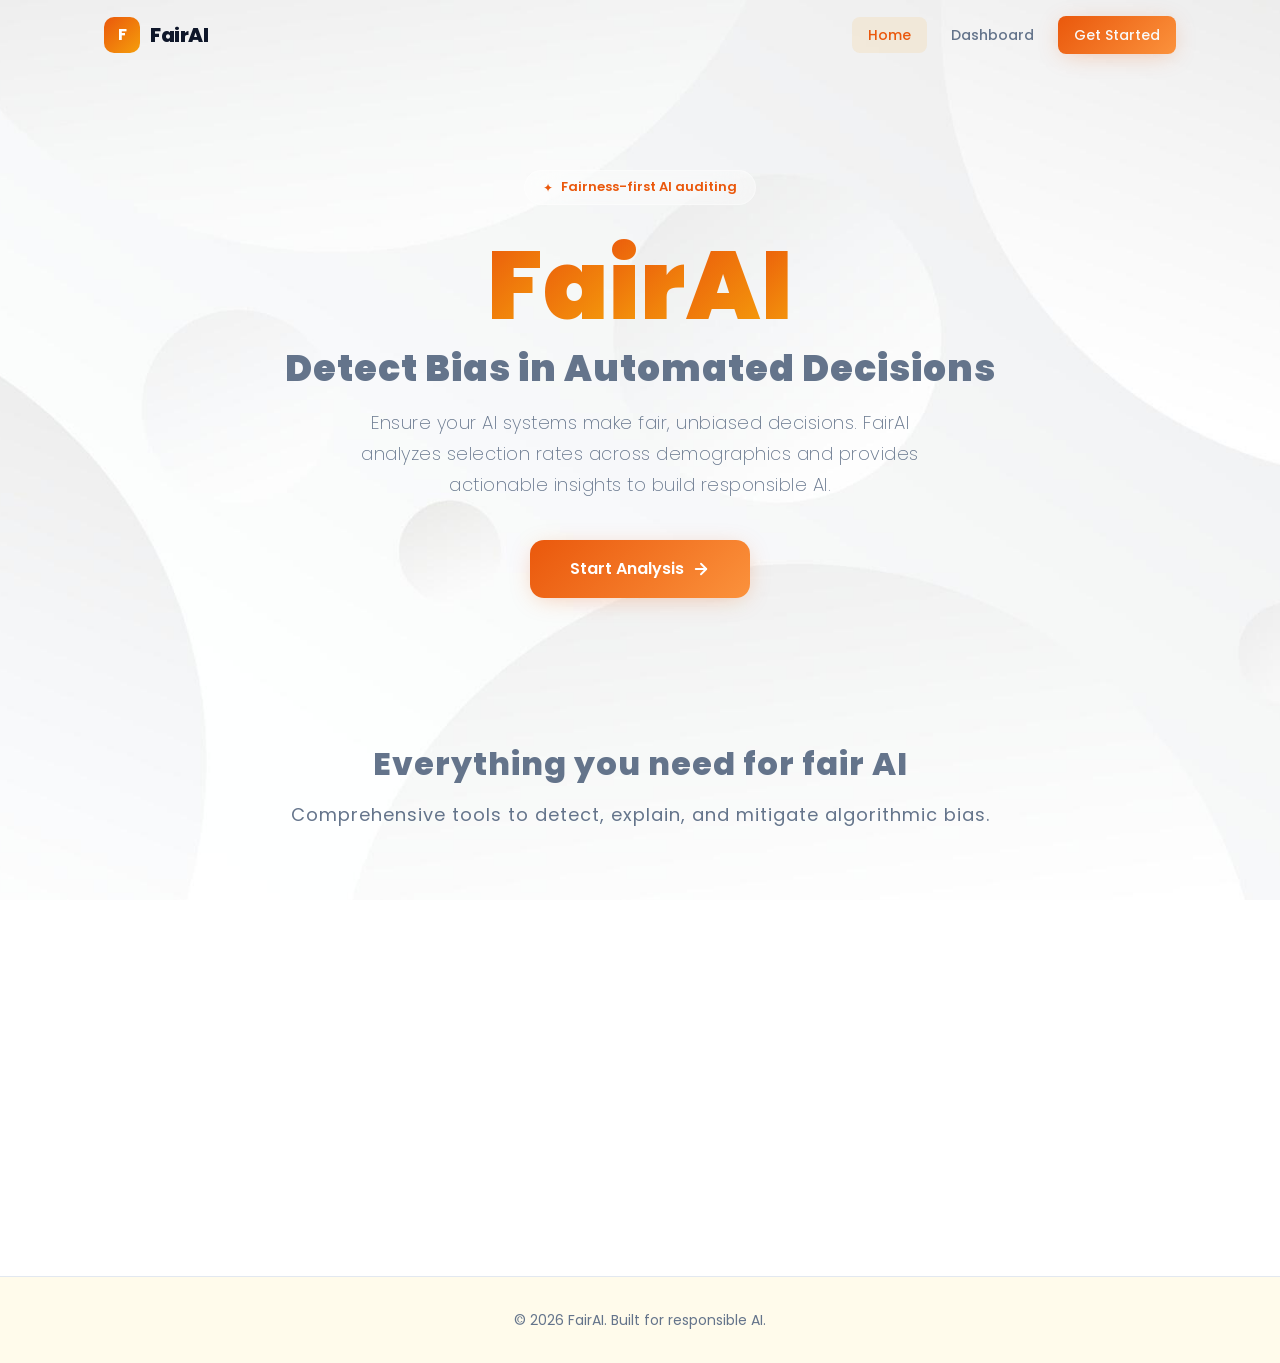
<file: frontend/index.html>
<!DOCTYPE html>
<html lang="en">
<head>
  <meta charset="UTF-8" />
  <meta name="viewport" content="width=device-width, initial-scale=1.0" />
  <title>FairAI – Detect Bias in Automated Decisions</title>
  <meta name="description" content="FairAI helps you detect and mitigate bias in AI-driven automated decision systems." />

  <link rel="stylesheet" href="./css/main/main.css" />
  <link rel="stylesheet" href="./css/components/navbar.css" />
  <link rel="stylesheet" href="./css/components/home/home.css" />

</head>
<body>

  <!-- Navbar -->
  <nav class="navbar" id="navbar">
    <div class="container">
      <a href="index.html" class="logo">
        <div class="logo-icon">F</div>
        FairAI
      </a>
      <ul class="nav-links">
        <li><a href="index.html" class="active">Home</a></li>
        <li><a href="dashboard.html">Dashboard</a></li>
        <li><a href="dashboard.html" class="btn-primary dashboard-btn" style="color: var(--text-contrast);">Get Started</a></li>
      </ul>
    </div>
  </nav>
    
  <!-- Hero -->
  <section class="hero">
    <div class="container">
      <div class="hero-badge glass animate-fade-up">Fairness-first AI auditing</div>
      <div class="main-head animate-fade-up delay-1">
        <h1 class="gradient-text" id="main-name">FairAI</h1><br>
        <span>Detect Bias in Automated Decisions</span>
      </div>
      <p class="animate-fade-up delay-2">
        Ensure your AI systems make fair, unbiased decisions. FairAI analyzes selection rates across demographics and provides actionable insights to build responsible AI.
      </p>
      <a href="dashboard.html" class="btn-primary animate-fade-up delay-3">
        Start Analysis
        <svg width="18" height="18" fill="none" stroke="currentColor" stroke-width="2.5" stroke-linecap="round" stroke-linejoin="round" viewBox="0 0 24 24"><path d="M5 12h14"/><path d="m12 5 7 7-7 7"/></svg>
      </a>
    </div>
  </section>

  <!-- Features -->
  <section class="features">
    <div class="container">
      <div class="features-header animate-fade-up">
        <h2>Everything you need for fair AI</h2>
        <p>Comprehensive tools to detect, explain, and mitigate algorithmic bias.</p>
      </div>
      <div class="features-grid">
        <div class="feature-card card" id="card-1">
          <div class="img-wrapper">
            <img src="./assests/detection.png" width="52px" height="52px" class="feature-icon">
          </div>
          <h3>Bias Detection</h3>
          <p>Automatically identify demographic disparities in AI-driven decisions with statistical rigor and precision.</p>
        </div>
        <div class="feature-card card" id="card-2">
          <div class="img-wrapper">
            <img src="./assests/brain.png" width="52px" height="52px" class="feature-icon">
          </div>
          <h3>AI Explanation</h3>
          <p>Get clear, human-readable explanations of why bias exists and exactly where it originates in your data.</p>
        </div>
        <div class="feature-card card" id="card-3">
          <div class="img-wrapper">
            <img src="./assests/idea.png" width="52px" height="52px" class="feature-icon">
          </div>
          <h3>Smart Suggestions</h3>
          <p>Receive actionable recommendations to mitigate detected biases and continuously improve fairness.</p>
        </div>
      </div>
    </div>
  </section>

  <!-- Footer -->
  <footer class="footer">
    <div class="container">
      © 2026 FairAI. Built for responsible AI.
    </div>
  </footer>

  <script src="js/main.js"></script>
</body>
</html>
</file>
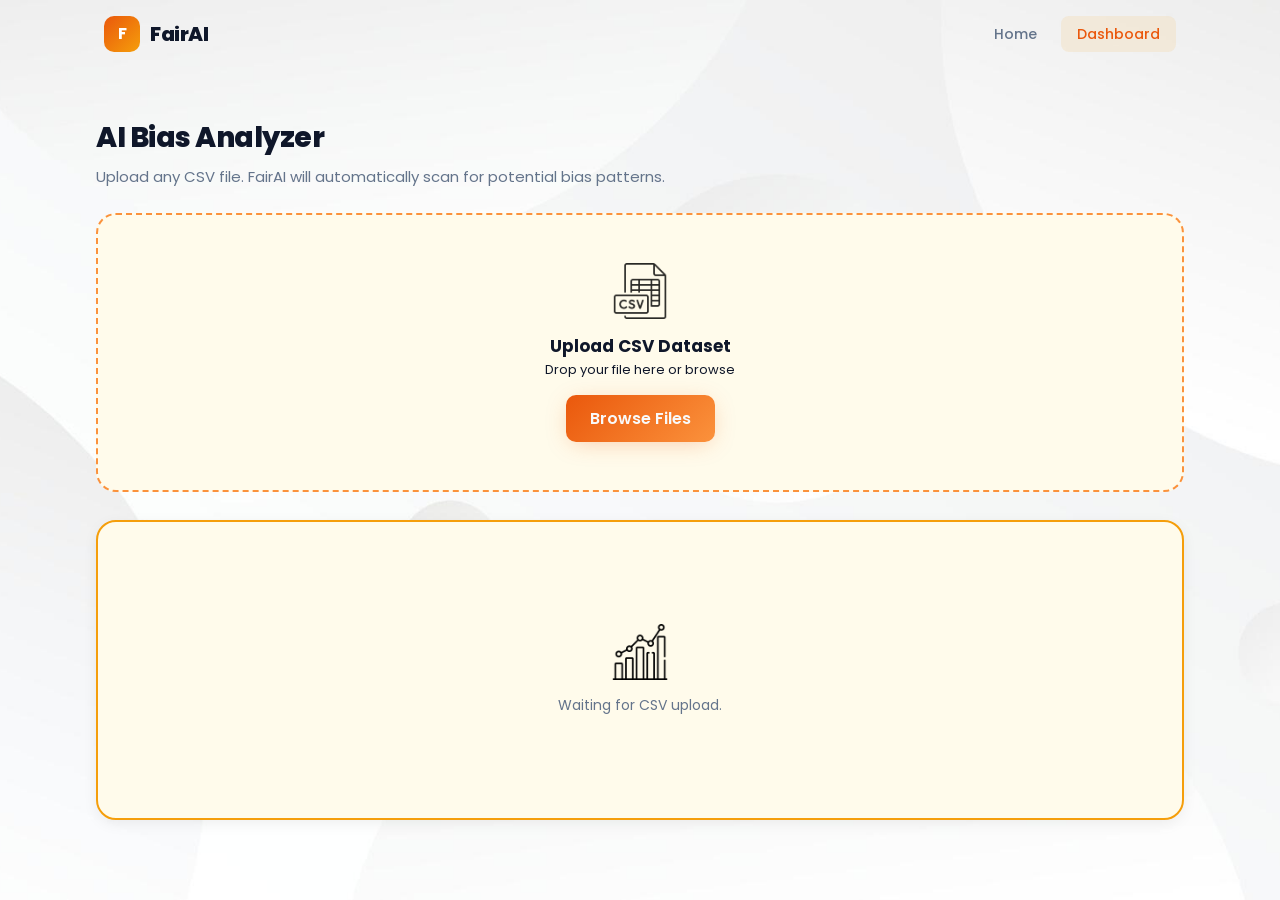
<file: frontend/dashboard.html>
<!DOCTYPE html>
<html lang="en">
<head>
  <meta charset="UTF-8" />
  <meta name="viewport" content="width=device-width, initial-scale=1.0" />
  <title>Dashboard - FairAI</title>

  <link rel="stylesheet" href="./css/main/main.css" />
  <link rel="stylesheet" href="./css/components/navbar.css" />
  <link rel="stylesheet" href="./css/components/dashboard/dashboard.css" />
</head>
<body>
  <nav class="navbar">
    <div class="container">
      <a href="index.html" class="logo">
        <div class="logo-icon">F</div>
        FairAI
      </a>
      <ul class="nav-links">
        <li><a href="index.html">Home</a></li>
        <li><a href="dashboard.html" class="active">Dashboard</a></li>
      </ul>
    </div>
  </nav>

  <div class="container dashboard-content">
    <div class="page-header animate-fade-up">
      <h1>AI Bias Analyzer</h1>
      <p>Upload any CSV file. FairAI will automatically scan for potential bias patterns.</p>
    </div>

    <div class="dashboard-flex">
      <div class="upload-zone animate-fade-up delay-1" id="uploadZone">
        <img src="./assests/csv.png" class="upload-icon" alt="CSV" />
        <h3>Upload CSV Dataset</h3>
        <p>Drop your file here or browse</p>

        <div class="cta-buttons">
          <label for="csvInput">Browse Files</label>
          <input type="file" id="csvInput" accept=".csv" />
        </div>
      </div>
    </div>

    <div class="card empty-state animate-fade-up delay-3" id="statusCard">
      <span><img src="./assests/analysis.png" width="56" height="56" alt="Analysis" /></span>
      <p id="statusText">Waiting for CSV upload.</p>
    </div>
  </div>

  <script src="js/upload.js"></script>
  <script src="js/main.js"></script>
  <script>
    const statusText = document.getElementById('statusText');

    window.onCSVFileSelected = async function(file) {
      statusText.textContent = 'Analyzing dataset with AI...';

      try {
        const result = await window.fairaiAPI.analyzeCsvFile(file);
        sessionStorage.setItem('fairai_result', JSON.stringify(result));
        window.location.href = 'result.html';
      } catch (err) {
        statusText.textContent = 'Analysis failed. Check backend/API key and retry.';
        alert(err.message || 'Analysis failed.');
      }
    };
  </script>
</body>
</html>
</file>
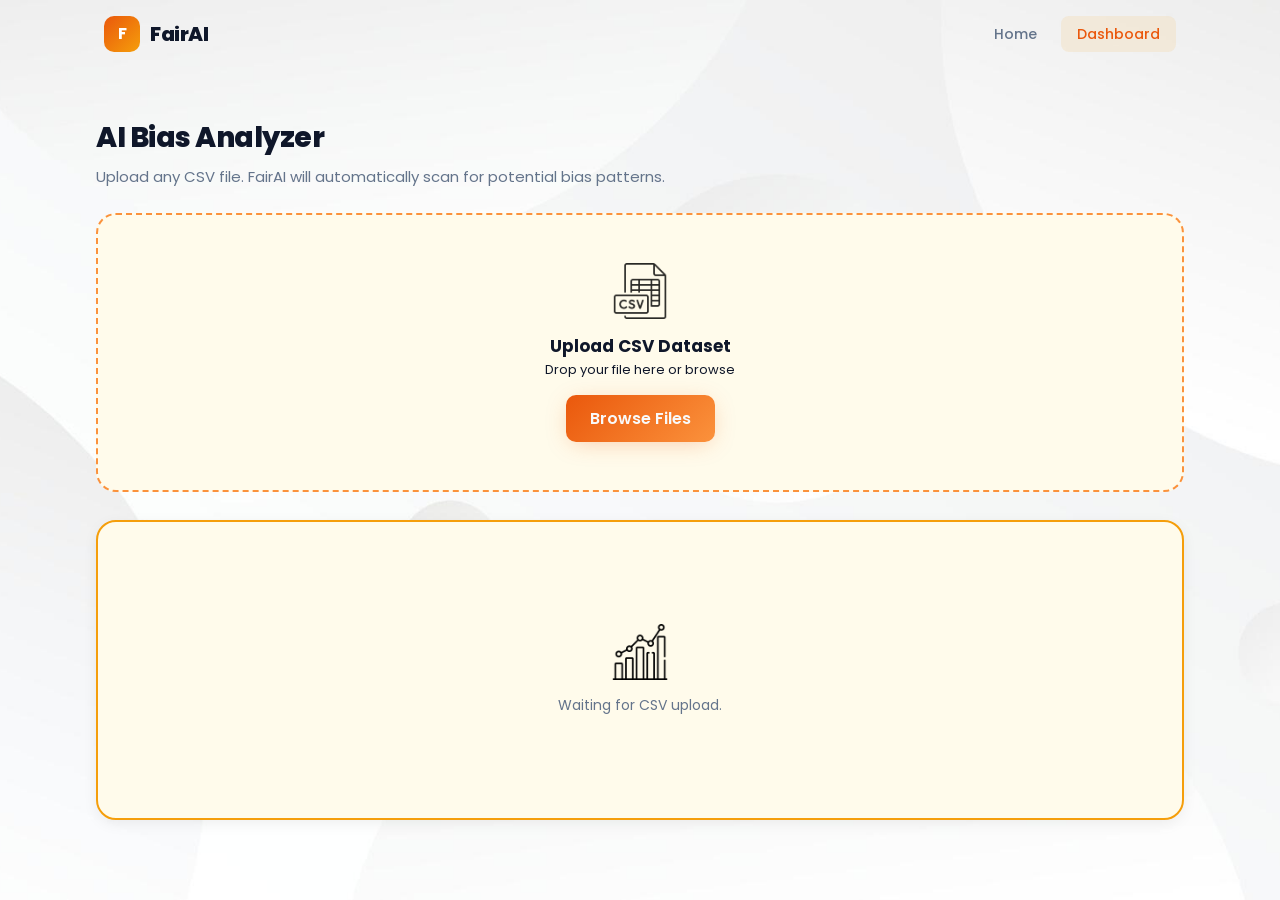
<file: frontend/result.html>
<!DOCTYPE html>
<html lang="en">
<head>
  <meta charset="UTF-8" />
  <meta name="viewport" content="width=device-width, initial-scale=1.0" />
  <title>Results - FairAI</title>

  <link rel="stylesheet" href="./css/main/main.css" />
  <link rel="stylesheet" href="./css/components/navbar.css" />
  <link rel="stylesheet" href="./css/components/result/result.css" />
</head>
<body>
  <nav class="navbar scrolled">
    <div class="container">
      <a href="index.html" class="logo">
        <div class="logo-icon">F</div>
        FairAI
      </a>
      <ul class="nav-links">
        <li><a href="index.html">Home</a></li>
        <li><a href="dashboard.html">Dashboard</a></li>
      </ul>
    </div>
  </nav>

  <div class="container result-content">
    <a href="dashboard.html" class="back-link animate-fade-up">Back to Dashboard</a>

    <div class="page-header animate-fade-up delay-1">
      <h1>AI Bias Analysis</h1>
    </div>

    <div class="card bias-score-card animate-scale-in delay-2">
      <div class="score-label">Bias Score</div>
      <div class="score-value" id="scoreValue">-</div>
      <div class="score-badge" id="scoreBadge">Loading...</div>
    </div>

    <div class="stats-grid">
      <div class="card stat-card animate-fade-up delay-3">
        <div class="stat-header">
          <span class="stat-label">Verdict</span>
          <span class="stat-count" id="maleCount">AI</span>
        </div>
        <div class="stat-value" id="maleRate">-</div>
        <div class="progress-bar">
          <div class="progress-fill primary" id="maleBar" style="width:0%"></div>
        </div>
      </div>
      <div class="card stat-card animate-fade-up delay-4">
        <div class="stat-header">
          <span class="stat-label">Confidence</span>
          <span class="stat-count" id="femaleCount">Model</span>
        </div>
        <div class="stat-value" id="femaleRate">-</div>
        <div class="progress-bar">
          <div class="progress-fill accent" id="femaleBar" style="width:0%"></div>
        </div>
      </div>
    </div>

    <div class="card explanation-card animate-fade-up delay-4">
      <div class="card-title"><span>AI Summary</span></div>
      <p id="explanation">Loading analysis...</p>
    </div>

    <div class="card suggestions-card animate-fade-up delay-5">
      <h3>Findings</h3>
      <ul class="suggestion-list" id="findings"></ul>
    </div>

    <div class="card suggestions-card animate-fade-up delay-5">
      <h3>Recommendations</h3>
      <ul class="suggestion-list" id="suggestions"></ul>
    </div>

    <a href="dashboard.html" class="btn-primary">Analyze Another File</a>
  </div>

  <script src="js/result.js"></script>
</body>
</html>
</file>
<file: frontend/css/main/main.css>
@import url(variables.css);
@import url(base.css);
@import url(utils.css);
@import url(animations.css);
@import url(media.css);
</file>
<file: frontend/css/components/navbar.css>
/* ===== NAVBAR ===== */
.navbar {
  top: 0;
  z-index: 100;
  padding: 16px 0;
  background: transparent;
  transition: var(--transition);
}

.navbar .container {
  display: flex;
  align-items: center;
  justify-content: space-between;
}

.logo {
  display: flex;
  align-items: center;
  gap: 10px;
  font-weight: 800;
  font-size: 20px;
  letter-spacing: -0.5px;
}

.logo-icon {
  width: 36px;
  height: 36px;
  background: linear-gradient(135deg, var(--primary), var(--accent));
  border-radius: 10px;
  display: flex;
  align-items: center;
  justify-content: center;
  color: #fff;
  font-size: 16px;
  font-weight: 700;
}

.nav-links {
  display: flex;
  align-items: center;
  gap: 8px;
  list-style: none;
}

.nav-links a {
  padding: 8px 16px;
  font-size: 14px;
  font-weight: 500;
  color: var(--text-secondary);
  border-radius: 8px;
  transition: var(--transition);
}

.nav-links a:hover:not(.dashboard-btn),
.nav-links a.active:not(.dashboard-btn) {
  color: var(--primary);
  background: var(--accent-light);
}
</file>
<file: frontend/css/components/home/home.css>
@import url(hero.css);
@import url(features.css);
@import url(footer.css);
</file>
<file: frontend/css/components/dashboard/dashboard.css>
/* ===== DASHBOARD PAGE ===== */
.page-header {
  margin-bottom: 8px;
}

.page-header h1 {
  font-size: 28px;
  font-weight: 800;
  letter-spacing: -0.5px;
}

.page-header p {
  color: var(--text-secondary);
  font-size: 15px;
  margin-top: 4px;
}

.dashboard-content {
  padding: 3rem 1rem;
}

.dashboard-btn {
  padding: 10px 24px;
  font-size: 13px;
}

.dashboard-flex {
  display: flex;
  gap: 28px;
  margin-top: 24px;
  flex-wrap: wrap;
}

/* Upload Zone */
.upload-zone {
  flex-grow: 1;
  padding: 48px 32px;
  text-align: center;
  border-radius: var(--radius-lg);
  background: var(--accent-soft);
  border: 2px dashed var(--primary-light);
  transition: var(--transition);
  position: relative;
  display: flex;
  align-items: center;
  flex-direction: column;
  justify-content: center;
}

.upload-zone:hover {
  transform: translateY(-3px);
  box-shadow: var(--shadow-lg);
  border-color: var(--primary);
  background: var(--primary-soft);
}

.upload-icon {
  width: 56px;
  margin-bottom: 14px;
  opacity: 0.85;
}

.upload-zone h3 {
  font-size: 17px;
  font-weight: 700;
}

.upload-zone p {
  font-size: 13px;
  margin-bottom: 14px;
}

.upload-zone label {
  display: flex;
  text-align: center;
  align-items: center;
  justify-content: center;

  padding: 11px 24px;
  background: linear-gradient(135deg, var(--primary), var(--primary-light));
  color: var(--text-contrast);
  font-weight: 600;
  font-size: 1em;
  border-radius: 10px;
  cursor: pointer;
  box-shadow: var(--shadow-primary);
  transition: var(--transition);

  border: none;
  outline: none;
}

.upload-zone label:hover {
  transform: translateY(-1px);
}

.upload-zone input[type="file"] {
  display: none;
}

.cta-buttons {
  display: flex;
  align-items: stretch;
  flex-direction: column;
  justify-content: stretch;
}

.btn-switch {
  margin-top: 5px;
  padding: 10px 24px;
  border-radius: 10px;
  font-weight: 600;
  font-size: 1em;
  font-weight: 600;
  background: var(--primary-soft);
  color: var(--primary);
  border: 2px solid var(--primary);
}

.btn-switch:hover {
  background-color: var(--primary);
  color: var(--text-contrast);
}

/* Manual Input */
.manual-input {
  padding: 28px;
  flex-grow: 1;
}

.manual-input h3 {
  font-size: 16px;
  font-weight: 700;
  margin-bottom: 20px;
}

.form-group {
  margin-bottom: 16px;
}

.form-group label {
  display: block;
  font-size: 13px;
  font-weight: 600;
  color: var(--text-secondary);
  margin-bottom: 6px;
}

.form-group select,
.form-group input {
  width: 100%;
  padding: 10px 14px;
  font-size: 14px;
  font-family: var(--font);
  background: var(--secondary-soft);
  border: 1px solid transparent;
  border-radius: 10px;
  color: var(--text);
  transition: var(--transition);
  outline: none;
}

.form-group select:focus,
.form-group input:focus {
  background: #fff;
  border-color: var(--primary);
}

.btn-add {
  width: 100%;
  padding: 11px;
  margin-top: 4px;
  font-size: 14px;
  font-weight: 600;
  font-family: var(--font);
  border: 1px solid var(--border);
  border-radius: 10px;
  background: var(--bg-alt);
  color: var(--text);
  cursor: pointer;
  transition: var(--transition);
  display: flex;
  align-items: center;
  justify-content: center;
  gap: 6px;
}

.btn-add:hover {
  border-color: var(--primary-light);
  color: var(--primary);
  background: var(--primary-soft);
}

/* Data Table */
.table-section {
  border-radius: var(--radius-lg);
  overflow: hidden;
  margin: 28px 0;
  background: var(--accent-soft);
}

.table-header {
  display: flex;
  align-items: center;
  justify-content: space-between;
  padding: 18px 24px;
  border-bottom: 1px solid var(--border);
}

.table-header h3 {
  font-size: 15px;
  font-weight: 700;
}

.btn-clear {
  font-size: 13px;
  color: var(--text-secondary);
  background: none;
  border: none;
  cursor: pointer;
  font-family: var(--font);
  font-weight: 500;
  transition: var(--transition);
  display: flex;
  align-items: center;
  gap: 4px;
}

.btn-clear:hover {
  color: var(--danger);
}

.data-table-wrapper {
  max-height: 280px;
  overflow-y: auto;
}

.data-table {
  width: 100%;
  border-collapse: collapse;
  font-size: 14px;
}

.data-table thead {
  position: sticky;
  top: 0;
  background: var(--bg);
}

.data-table th {
  text-align: left;
  padding: 12px 24px;
  font-size: 12px;
  font-weight: 600;
  color: var(--text-secondary);
  text-transform: uppercase;
  letter-spacing: 0.5px;
}

.data-table td {
  padding: 12px 24px;
  border-top: 1px solid var(--border);
  color: var(--text);
  font-size: 13.5px;
}

.data-table tr:hover td {
  background: var(--primary-soft);
}

.badge {
  display: inline-flex;
  padding: 3px 10px;
  border-radius: 100px;
  font-size: 12px;
  font-weight: 600;
}

.badge-success {
  background: rgba(16,185,129,0.1);
  color: var(--success);
}

.badge-danger {
  background: rgba(239,68,68,0.1);
  color: var(--danger);
}

.empty-state {
  text-align: center;
  color: var(--text-secondary);
  font-size: 14px;
  padding: 56px;
  margin-top: 28px;
  background: var(--accent-soft);
  border: 2px solid var(--accent);
  border-radius: var(--radius-lg);
  min-height: 300px;

  display: flex;
  align-items: center;
  flex-direction: column;
  justify-content: center;
  gap: 1em;
}

.empty-state:hover {
  background: var(--primary-soft);
}

.empty-state span,
.empty-state span img {
  width: 56px;
  height: 56px;
  aspect-ratio: 1;
}

#analyzeBtn {
  margin-top: 1em;
}
</file>
<file: frontend/css/components/result/result.css>
@import url(data.css);
@import url(explain.css);
</file>
